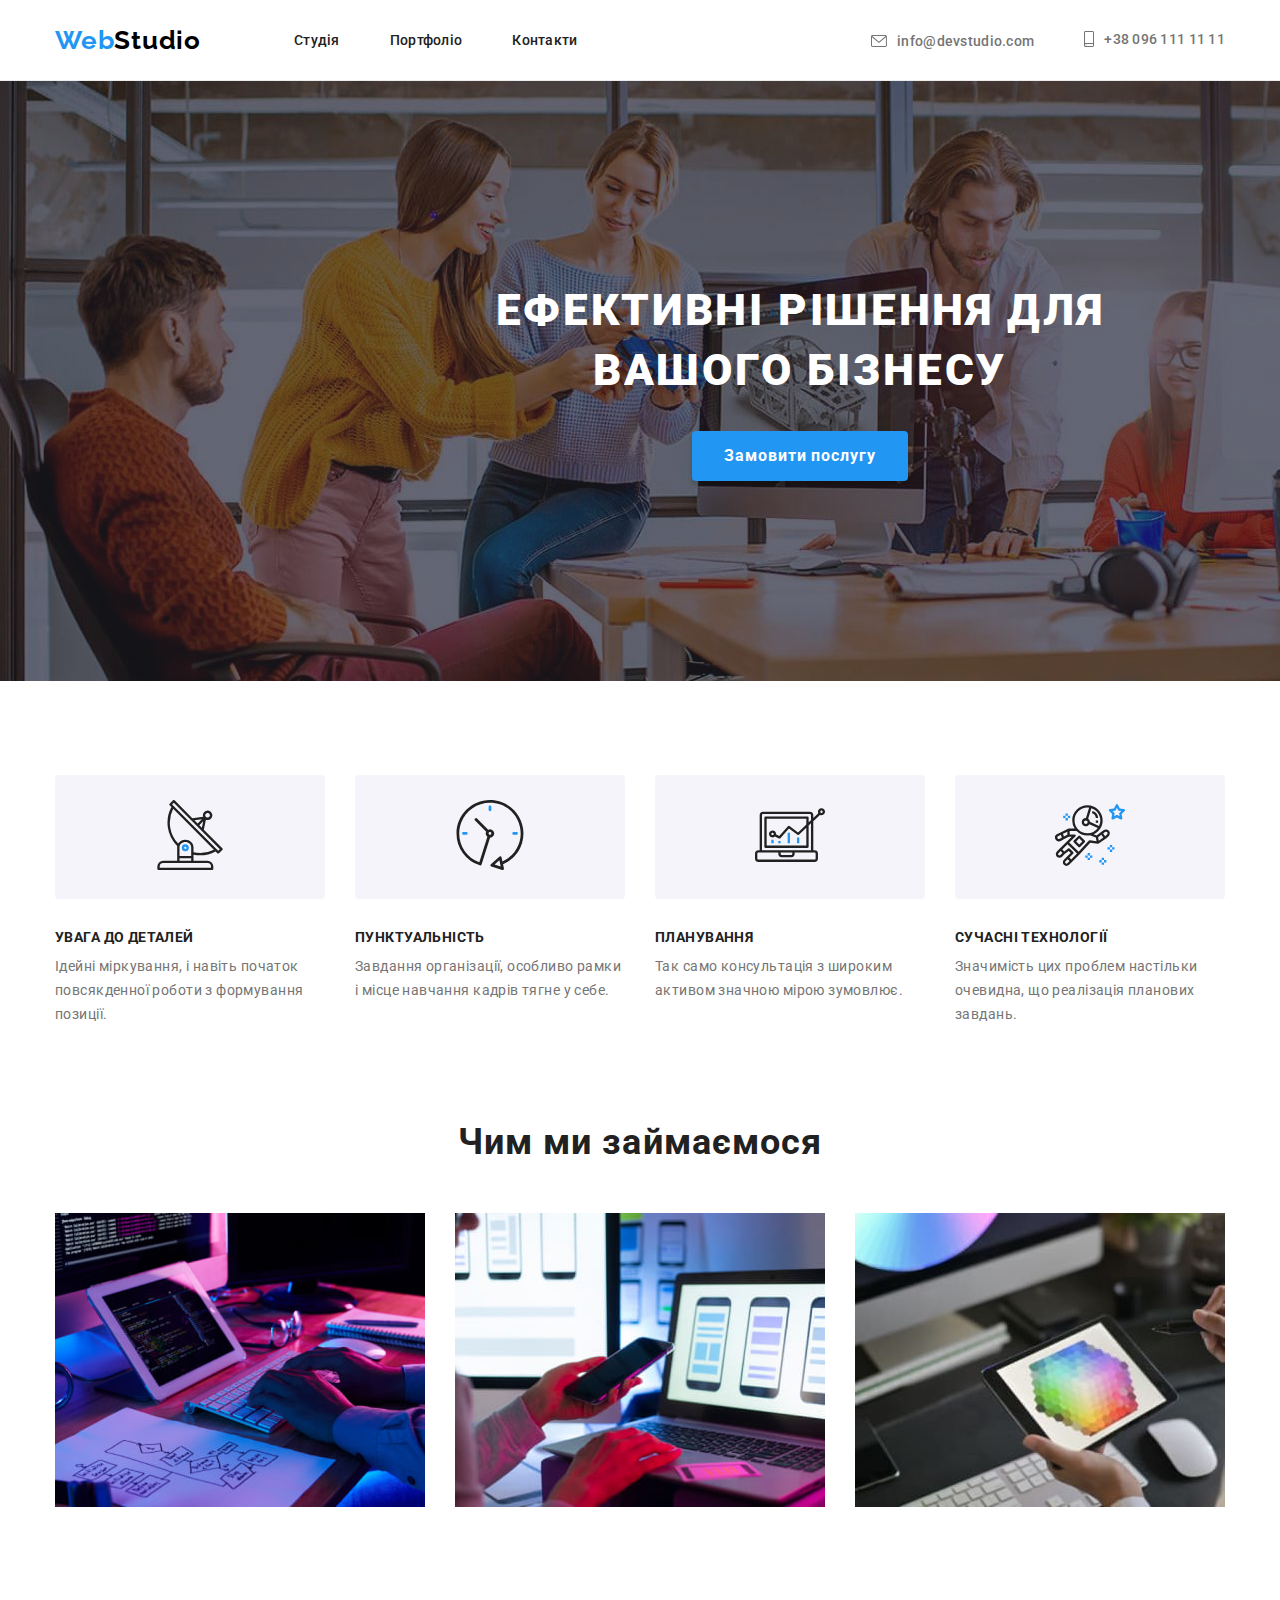
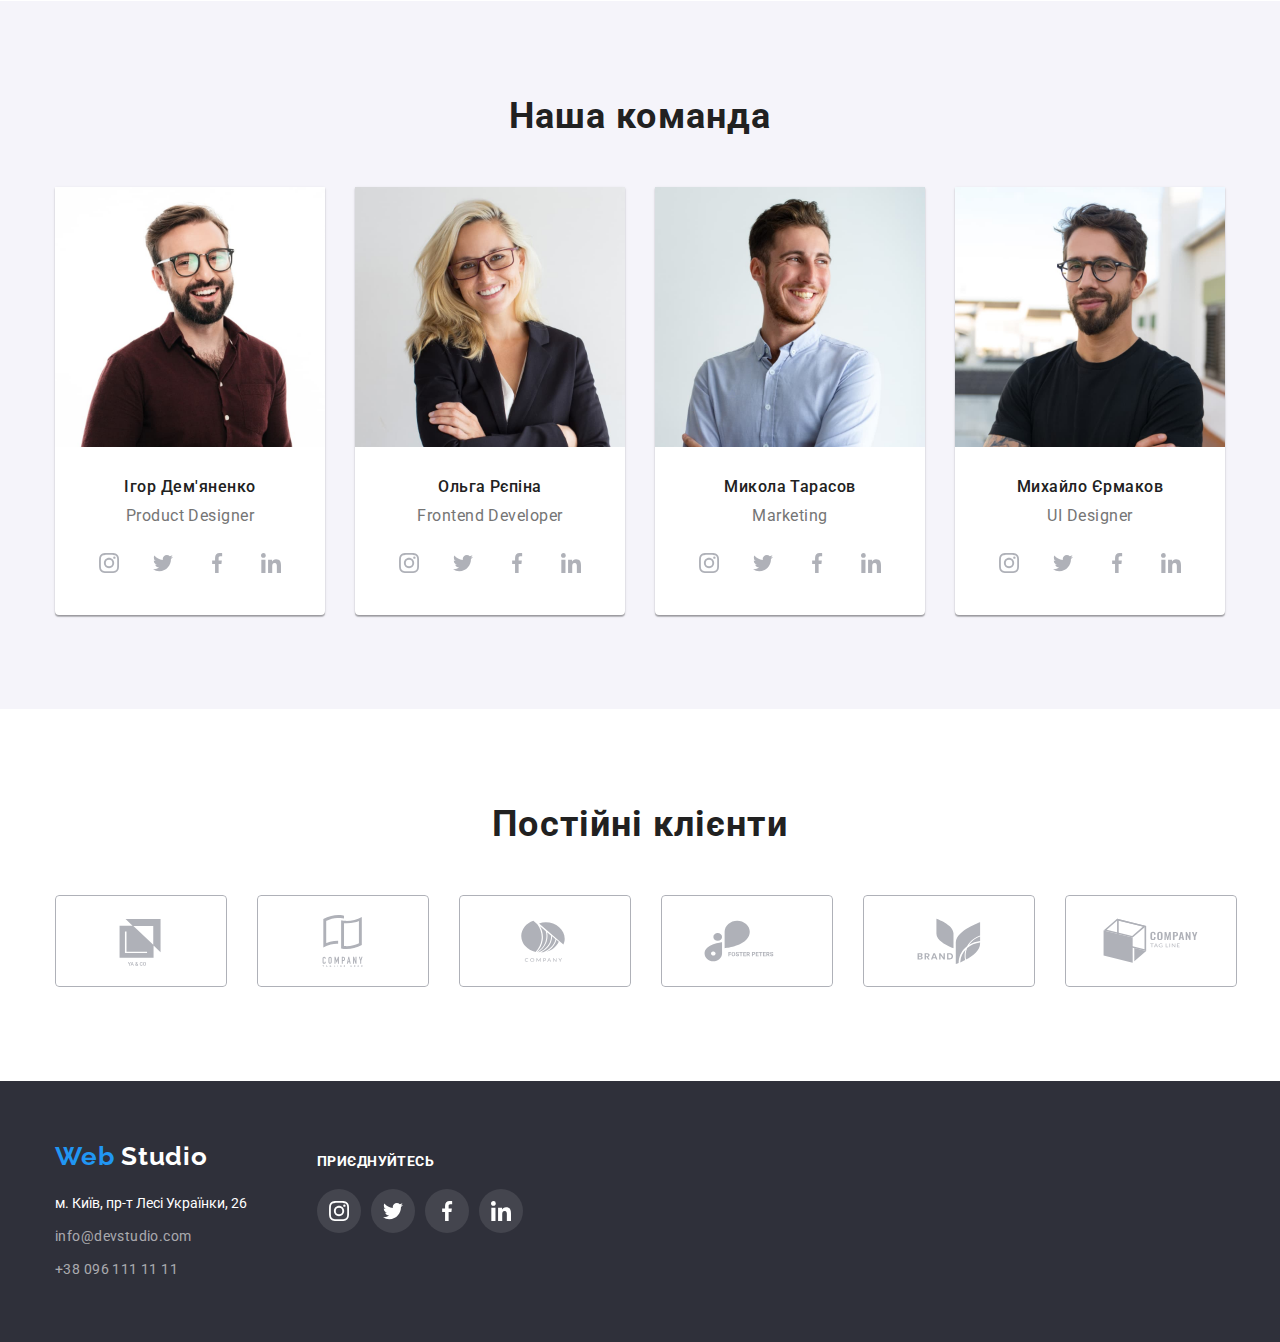
<file: index.html>
<!DOCTYPE html>
<html lang="uk">
<head>
    <meta charset="UTF-8">
    <meta http-equiv="X-UA-Compatible" content="IE=edge">
    <meta name="viewport" content="width=device-width, initial-scale=1.0">
    <link rel="preconnect" href="https://fonts.googleapis.com">
    <link rel="preconnect" href="https://fonts.gstatic.com" crossorigin>
    <link href="https://fonts.googleapis.com/css2?family=Raleway:wght@700&family=Roboto:wght@400;500;700;900&display=swap"
        rel="stylesheet">
    <link rel="stylesheet" href="./css/modern-normalize.css">
    <link rel="stylesheet" href="./css/styles.css">
    <title>Головна</title>
</head>
<body class="body">
    <header class="header">
      <div class="container container-heder">
        <nav class="container-beg">
            <a href="./index.html" title="Головна"><span class="logo-beg"> Web</span><span class="logo-end">Studio</span></a>
            <ul class="nav-menu">
                <li><a href="#" title="Студія" class="links">Студія</a></li>
                <li><a href="./portfolio.html" title="Портфоліо" class="links">Портфоліо</a></li>
                <li><a href="#" title="Контакти" class="links">Контакти</a></li>
            </ul>
        </nav>
        <ul class="mail-telefon">
            <li class="email"> <a href="mailto:info@devstudio.com" title="Надіслати листа" class="links-conact">
                <svg class="email-pic" width="16" height="12">
                    <use href="./images/icons.svg#icon-envelope"></use>
                </svg>info@devstudio.com</a></li>

            <li class="telefon"> <a href="tel:+380961111111" title="Зателефонувати" class="links-conact">
                <svg class="telefon-pic" width="10" height="16">
                    <use href="./images/icons.svg#icon-smartphone"></use>
                </svg>+38 096 111 11 11</a></li>
        </ul>
      </div>
    </header>
    <main>
        <section class="order">
            <div class="container">
        <h1 class="desigion">Ефективні рішення для <br> вашого бізнесу</h1>
            <div class="container-button">
        <button type="button" title="Замовити послугу" class="button-push">Замовити послугу </button>
            </div>
            </div>
        </section>
        <section class="section">
            <div class="container container-advantage">
              <h2 class="visually-hidden">Наші переваги</h2>
              <ul class="container-advantage-list">
                 <li class="advantage-list"> <div class="picture"> <svg width="70px" height="70px">
                    <use href="./images/icons.svg#icon-antenna-1"></use></svg></div>                   
                    <h3 class="advantage">УВАГА ДО ДЕТАЛЕЙ</h3> 
                    <p class="advantage-title"> Ідейні міркування, і навіть початок повсякденної роботи з формування позиції.</p></li>
                 <li class="advantage-list"> <div class="picture"> <svg width="70px" height="70px">
                    <use href="./images/icons.svg#icon-clock-1"></use></svg></div>                 
                    <h3 class="advantage">ПУНКТУАЛЬНІСТЬ</h3> 
                    <p class="advantage-title"> Завдання організації, особливо рамки і місце навчання кадрів тягне у себе.</p></li>
                 <li class="advantage-list"> <div class="picture"> <svg width="70px" height="70px">
                    <use href="./images/icons.svg#icon-diagram-1"></use></svg></div>                   
                    <h3 class="advantage">ПЛАНУВАННЯ</h3> 
                    <p class="advantage-title"> Так само консультація з широким активом значною мірою зумовлює.</p></li>
                 <li class="advantage-list"> <div class="picture"> <svg width="70px" height="70px">
                    <use href="./images/icons.svg#icon-astronaut-1"></use></svg></div>
                    <h3 class="advantage">СУЧАСНІ ТЕХНОЛОГІЇ</h3> 
                    <p class="advantage-title"> Значимість цих проблем настільки очевидна, що реалізація планових завдань.</p></li>
              </ul>
            </div>
        </section>
        <section class="work section">
            <div class="container">
            <h2 class="title">
                Чим ми займаємося
            </h2>
            <ul class="working">
               <li class="working-foto"><img src="./images/img.jpg" alt="Пишемо код" width="370" class="pic"></li>
               <li class="working-foto"><img src="./images/img6.jpg" alt="Адаптуємо під телефон" width="370" class="pic"></li>
               <li class="working-foto"><img src="./images/img2.jpg" alt="Граємо на планшеті в кубіки" width="370" class="pic"> </li>
            </ul>
            </div>
        </section>    
        <section class="team section">
            <div class="container container-team">
            <h2 class="title">
                Наша команда
            </h2>
            <ul class="team-list">
                <li class="team-list-item">
                    <img src="./images/img3.jpg" alt="Ігор Дем'яненко" width="270" class="pic foto">
                    <div class="team-info">
                    <h3 class="name">Ігор Дем'яненко</h3>
                    <p lang="en" class="prof">
                        Product Designer
                    </p>
                    <div class="social">
                        <ul class="social-list">
                            <li class="social-item"> <a class="social-link" href="#">
                                    <svg class="social-icon" width="20" height="20">
                                        <use href="./images/icons.svg#icon-instagram-2"></use>
                                    </svg></a></li>
                            <li class="social-item"> <a class="social-link" href="#">
                                    <svg class="social-icon" width="20" height="20">
                                        <use href="./images/icons.svg#icon-twitter-1"></use>
                                    </svg></a></li>
                            <li class="social-item"> <a class="social-link" href="#">
                                    <svg class="social-icon" width="20" height="20">
                                        <use href="./images/icons.svg#icon-facebook-1"></use>
                                    </svg></a></li>
                            <li class="social-item"> <a class="social-link" href="#">
                                    <svg class="social-icon" width="20" height="20">
                                        <use href="./images/icons.svg#icon-linkedin-1"></use>
                                    </svg></a></li>
                        </ul>
                    
                    </div>
                    </div>
                </li>
                <li class="team-list-item">
                    <img src="./images/img4.jpg" alt="Ольга Рєпіна" width="270" class="pic foto">
                    <div class="team-info">
                    <h3 class="name">
                        Ольга Рєпіна
                    </h3>
                    <p lang="en" class="prof">
                        Frontend Developer
                    </p>
                    <div class="social">
                        <ul class="social-list">
                            <li class="social-item"> <a class="social-link" href="#">
                                    <svg class="social-icon" width="20" height="20">
                                        <use href="./images/icons.svg#icon-instagram-2"></use>
                                    </svg></a></li>
                            <li class="social-item"> <a class="social-link" href="#">
                                    <svg class="social-icon" width="20" height="20">
                                        <use href="./images/icons.svg#icon-twitter-1"></use>
                                    </svg></a></li>
                            <li class="social-item"> <a class="social-link" href="#">
                                    <svg class="social-icon" width="20" height="20">
                                        <use href="./images/icons.svg#icon-facebook-1"></use>
                                    </svg></a></li>
                            <li class="social-item"> <a class="social-link" href="#">
                                    <svg class="social-icon" width="20" height="20">
                                        <use href="./images/icons.svg#icon-linkedin-1"></use>
                                    </svg></a></li>
                        </ul>
                    
                    </div>
                    </div>
                </li>
                <li class="team-list-item">
                    <img src="./images/img5.jpg" alt="Микола Тарасов" width="270" class="pic foto">
                    <div class="team-info">
                    <h3 class="name">Микола Тарасов</h3>
                    <p lang="en" class="prof">
                        Marketing
                    </p>
                    <div class="social">
                        <ul class="social-list">
                            <li class="social-item"> <a class="social-link" href="#">
                                    <svg class="social-icon" width="20" height="20">
                                        <use href="./images/icons.svg#icon-instagram-2"></use>
                                    </svg></a></li>
                            <li class="social-item"> <a class="social-link" href="#">
                                    <svg class="social-icon" width="20" height="20">
                                        <use href="./images/icons.svg#icon-twitter-1"></use>
                                    </svg></a></li>
                            <li class="social-item"> <a class="social-link" href="#">
                                    <svg class="social-icon" width="20" height="20">
                                        <use href="./images/icons.svg#icon-facebook-1"></use>
                                    </svg></a></li>
                            <li class="social-item"> <a class="social-link" href="#">
                                    <svg class="social-icon" width="20" height="20">
                                        <use href="./images/icons.svg#icon-linkedin-1"></use>
                                    </svg></a></li>
                        </ul>
                    
                    </div>
                    </div>
                </li>
                <li class="team-list-item">
                    <img src="./images/img1.jpg" alt="Михайло Єрмаков" width="270" class="pic foto">
                    <div class="team-info">
                    <h3 class="name">Михайло Єрмаков</h3>
                    <p lang="en" class="prof">
                        UI Designer
                    </p>
                    <div class="social">
                        <ul class="social-list">
                            <li class="social-item"> <a class="social-link" href="#">
                                    <svg class="social-icon" width="20" height="20">
                                        <use href="./images/icons.svg#icon-instagram-2"></use>
                                    </svg></a></li>
                            <li class="social-item"> <a class="social-link" href="#">
                                    <svg class="social-icon" width="20" height="20">
                                        <use href="./images/icons.svg#icon-twitter-1"></use>
                                    </svg></a></li>
                            <li class="social-item"> <a class="social-link" href="#">
                                    <svg class="social-icon" width="20" height="20">
                                        <use href="./images/icons.svg#icon-facebook-1"></use>
                                    </svg></a></li>
                            <li class="social-item"> <a class="social-link" href="#">
                                    <svg class="social-icon" width="20" height="20">
                                        <use href="./images/icons.svg#icon-linkedin-1"></use>
                                    </svg></a></li>
                        </ul>
                    
                    </div>
                    </div>
                </li>
            </ul>
            </div>
           
        </section>
        <section class="section">
            <div class="container">
                <h2 class="title">Постійні клієнти</h2>
                <ul class="clients-list">
                    <li class="client-item"> <a class="client-link" href="#"> <svg class="client-icon" width="170px" height="92px">
                        <use href="./images/icons.svg#icon-yaico"></use></svg></a></li>
                    <li class="client-item"> <a href="#" class="client-link"> <svg class="client-icon" width="170px" height="92px">
                        <use href="./images/icons.svg#icon-company"></use></svg></a></li>
                    <li class="client-item"> <a href="#" class="client-link"> <svg class="client-icon" width="170px" height="92px">
                        <use href="./images/icons.svg#icon-company2"></use></svg></a></li>
                    <li class="client-item"> <a href="#" class="client-link"> <svg class="client-icon" width="170px" height="92px">
                        <use href="./images/icons.svg#icon-foster-peters"></use></svg></a></li>
                    <li class="client-item"> <a href="#" class="client-link"> <svg class="client-icon" width="170px" height="92px">
                        <use href="./images/icons.svg#icon-brand"></use></svg></a></li>
                    <li class="client-item"> <a href="#" class="client-link"> <svg class="client-icon" width="170px" height="92px">
                        <use href="./images/icons.svg#icon-tag-line"></use></svg></a></li>
                </ul>

            </div>

        </section>
    </main>
    <footer class="footer">
        <div class="container container-footer">
            <div class="footer-logo">
            <a href="#" title="Головна" target="_blank" class="container-footer-links-logo"> 
                <span class="logo-beg"> 
                    Web
                </span>
                <span class="logo-end-down">
                    Studio
                </span>
            </a>
            <ul class="container-footer-links">
                <li class="footer-list"> <address class="address "> м. Київ, пр-т Лесі Українки, 26</address></li>
                <li class="footer-list"><a href="mailto:info@devstudio.com" title="Надіслати листа" class="footer-link">info@devstudio.com</a></li>
                <li class="footer-list"><a href="tel:+380961111111" title="Зателефонувати" class="footer-link">+38 096 111 11 11</a></li>
            </ul>
            </div>
            <div class="footer-social">
                <h3 class="join">приєднуйтесь</h3>
                <ul class="footer-social-list">
                    <li class="footer-social-item"> <a class="footer-social-link" href="#">
                            <svg class="footer-social-icon" width="20" height="20">
                                <use href="./images/icons.svg#icon-instagram-2"></use>
                            </svg></a></li>
                    <li class="footer-social-item"> <a class="footer-social-link" href="#">
                            <svg class="footer-social-icon" width="20" height="20">
                                <use href="./images/icons.svg#icon-twitter-1"></use>
                            </svg></a></li>
                    <li class="footer-social-item"> <a class="footer-social-link" href="#">
                            <svg class="footer-social-icon" width="20" height="20">
                                <use href="./images/icons.svg#icon-facebook-1"></use>
                            </svg></a></li>
                    <li class="footer-social-item"> <a class="footer-social-link" href="#">
                            <svg class="footer-social-icon" width="20" height="20">
                                <use href="./images/icons.svg#icon-linkedin-1"></use>
                            </svg></a></li>
                </ul>
            
            </div>
        </div>
    </footer>
</body>
</html>
</file>
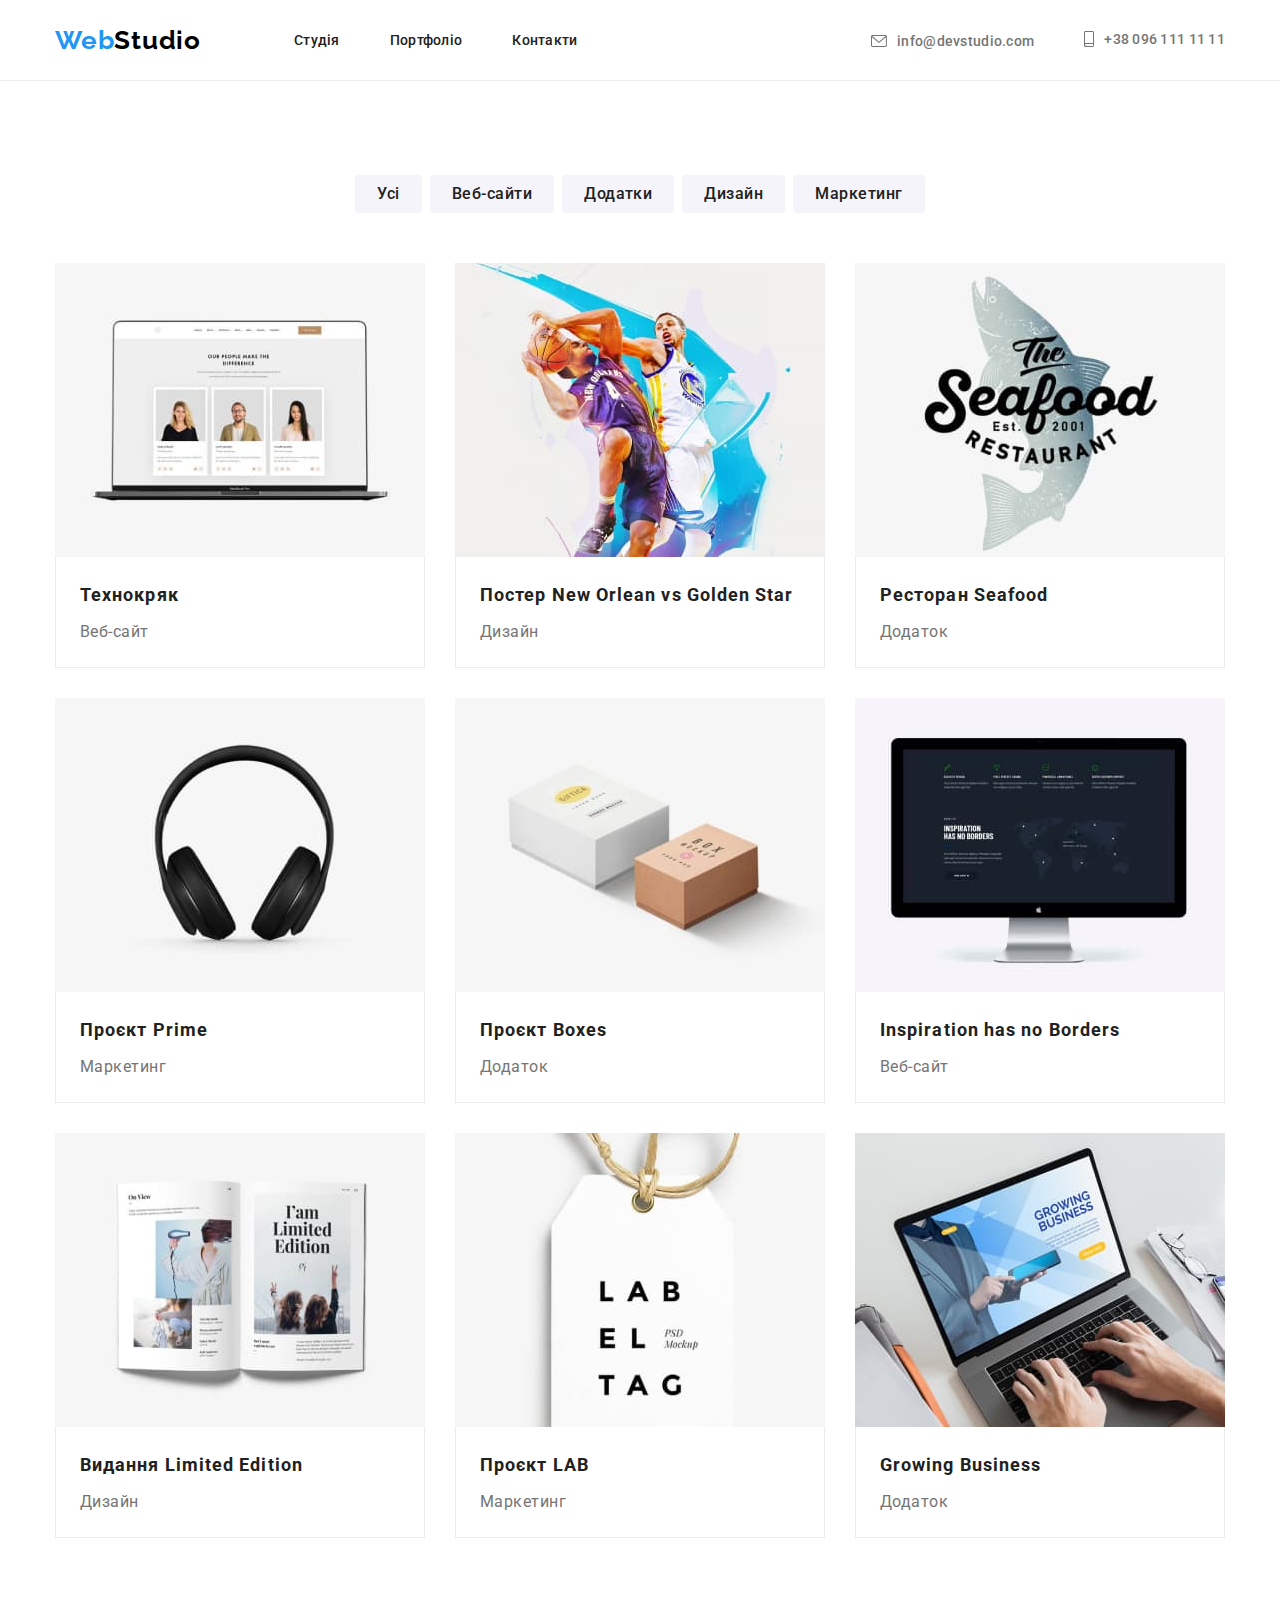
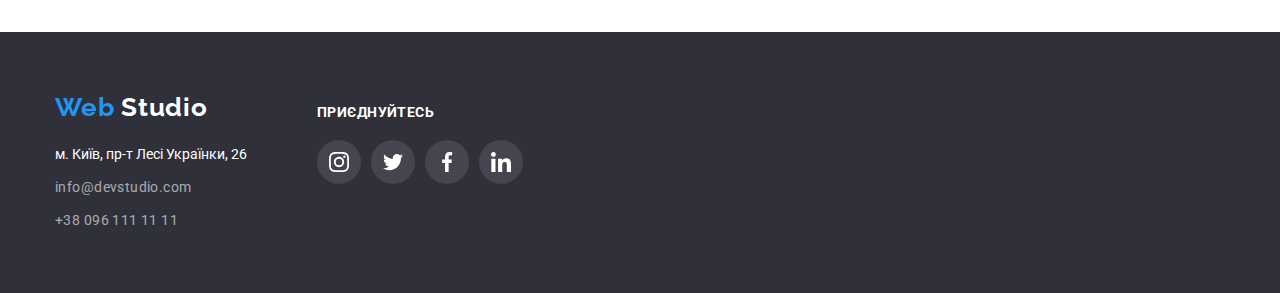
<file: portfolio.html>
<!DOCTYPE html>
<html lang="uk">
<head>
    <meta charset="UTF-8">
    <meta http-equiv="X-UA-Compatible" content="IE=edge">
    <meta name="viewport" content="width=device-width, initial-scale=1.0">
    <link rel="preconnect" href="https://fonts.googleapis.com">
    <link rel="preconnect" href="https://fonts.gstatic.com" crossorigin>
    <link href="https://fonts.googleapis.com/css2?family=Raleway:wght@700&family=Roboto:wght@400;500;700;900&display=swap"
        rel="stylesheet">
    <link rel="stylesheet" href="./css/modern-normalize.css">
    <link rel="stylesheet" href="./css/styles.css">
    <title>Портфоліо</title>
</head>
<body>
    <header class="header">
        <div class="container container-heder">
            <nav class="container-beg">
                <a href="./index.html" title="Головна"><span class="logo-beg"> Web</span><span
                        class="logo-end">Studio</span></a>
                <ul class="nav-menu">
                    <li><a href="./index.html" title="Студія" class="links">Студія</a></li>
                    <li><a href="./portfolio.html" title="Портфоліо" class="links">Портфоліо</a></li>
                    <li><a href="#" title="Контакти" class="links">Контакти</a></li>
                </ul>
            </nav>
            <ul class="mail-telefon">
                <li class="email"> <a href="mailto:info@devstudio.com" title="Надіслати листа" class="links-conact">
                        <svg class="email-pic" width="16" height="12">
                            <use href="./images/icons.svg#icon-envelope"></use>
                        </svg>info@devstudio.com</a></li>
    
                <li class="telefon"> <a href="tel:+380961111111" title="Зателефонувати" class="links-conact">
                        <svg class="telefon-pic" width="10" height="16">
                            <use href="./images/icons.svg#icon-smartphone"></use>
                        </svg>+38 096 111 11 11</a></li>
            </ul>
        </div>
    </header>
    <main>
        <section class="section">
            <div class="container container-filter">
            <h1 class="visually-hidden"> Портфоліо</h1>
            <ul class="container-buttons">
                <li class="filter-button"><button type="button" class="filter-tytle">Усі</button></li>
                <li class="filter-button"><button type="button" class="filter-tytle">Веб-сайти</button></li>
                <li class="filter-button"><button type="button" class="filter-tytle">Додатки</button></li>
                <li class="filter-button"><button type="button" class="filter-tytle">Дизайн</button></li>
                <li class="filter-button"><button type="button" class="filter-tytle">Маркетинг</button></li>
            </ul>
            <ul class="filter">
                <li class="filter-border"> <a class="filter-link" href="#"><img src="./images/tehnokrjak.jpg" alt="ноутбук з відкритим сайтом" width="370" class="pic"> <div class="portfolio-title"><h2 class="work-title">Технокряк</h2><p class="filter-work">Веб-сайт</p></div></a></li>
                <li class="filter-border"> <a class="filter-link" href="#"><img src="./images/poster_no.jpg" alt="постер з баскетболістами" width="370" class="pic"> <div class="portfolio-title"><h2 class="work-title">Постер New Orlean vs Golden Star</h2><p class="filter-work">Дизайн</p></div></a></li>
                <li class="filter-border"> <a class="filter-link" href="#"><img src="./images/rest_seafood.jpg" alt="емблема ресторану" width="370" class="pic"> <div class="portfolio-title"><h2 class="work-title">Ресторан Seafood</h2><p class="filter-work">Додаток</p></div></a></li>
                <li class="filter-border"> <a class="filter-link" href="#"><img src="./images/proj_prime.jpg" alt="навушники" width="370" class="pic"> <div class="portfolio-title"><h2 class="work-title">Проєкт Prime</h2><p class="filter-work">Маркетинг</p></div></a></li>
                <li class="filter-border"> <a class="filter-link" href="#"><img src="./images/proj_boxes.jpg" alt="коробки" width="370" class="pic"> <div class="portfolio-title"><h2 class="work-title">Проєкт Boxes</h2><p class="filter-work">Додаток</p></div></a></li>
                <li class="filter-border"> <a class="filter-link" href="#"><img src="./images/inspiration.jpg" alt="монітор з відкритим сайтом" width="370" class="pic"> <div class="portfolio-title"><h2 class="work-title">Inspiration has no Borders</h2><p class="filter-work">Веб-сайт</p></div></a></li>
                <li class="filter-border"> <a class="filter-link" href="#"><img src="./images/vud_limited_edition.jpg" alt="відкрита книга" width="370" class="pic"> <div class="portfolio-title"><h2 class="work-title">Видання Limited Edition</h2><p class="filter-work">Дизайн</p></div></a></li>
                <li class="filter-border"> <a class="filter-link" href="#"><img src="./images/proj_lab.jpg" alt="бірка з логотипом проєкту лаб" width="370" class="pic"> <div class="portfolio-title"><h2 class="work-title">Проєкт LAB</h2><p class="filter-work">Маркетинг</p></div></a></li>
                <li class="filter-border"> <a class="filter-link" href="#"><img src="./images/growing_busines.jpg" alt="відкритий ноутбук з додатком" width="370" class="pic"> <div class="portfolio-title"><h2 class="work-title">Growing Business</h2><p class="filter-work">Додаток</p></div></a></li>
            </ul>
            </div>
        </section>
    </main>
<footer class="footer">
    <div class="container container-footer">
        <div class="footer-logo">
            <a href="#" title="Головна" target="_blank" class="container-footer-links-logo">
                <span class="logo-beg">
                    Web
                </span>
                <span class="logo-end-down">
                    Studio
                </span>
            </a>
            <ul class="container-footer-links">
                <li class="footer-list">
                    <address class="address "> м. Київ, пр-т Лесі Українки, 26</address>
                </li>
                <li class="footer-list"><a href="mailto:info@devstudio.com" title="Надіслати листа"
                        class="footer-link">info@devstudio.com</a></li>
                <li class="footer-list"><a href="tel:+380961111111" title="Зателефонувати" class="footer-link">+38 096
                        111 11 11</a></li>
            </ul>
        </div>
        <div class="footer-social">
            <h3 class="join">приєднуйтесь</h3>
            <ul class="footer-social-list">
                <li class="footer-social-item"> <a class="footer-social-link" href="#">
                        <svg class="footer-social-icon" width="20" height="20">
                            <use href="./images/icons.svg#icon-instagram-2"></use>
                        </svg></a></li>
                <li class="footer-social-item"> <a class="footer-social-link" href="#">
                        <svg class="footer-social-icon" width="20" height="20">
                            <use href="./images/icons.svg#icon-twitter-1"></use>
                        </svg></a></li>
                <li class="footer-social-item"> <a class="footer-social-link" href="#">
                        <svg class="footer-social-icon" width="20" height="20">
                            <use href="./images/icons.svg#icon-facebook-1"></use>
                        </svg></a></li>
                <li class="footer-social-item"> <a class="footer-social-link" href="#">
                        <svg class="footer-social-icon" width="20" height="20">
                            <use href="./images/icons.svg#icon-linkedin-1"></use>
                        </svg></a></li>
            </ul>

        </div>
    </div>
</footer>
    </body>
    
    </html>
</file>
<file: css/styles.css>
h1,
h2,
h3,
h4,
h5,
h6,
p {
    margin: 0;
}

* {
    
    text-decoration: none;
    outline: var(--background-color2);
}

:root {
    --background-color1: #000;
    --background-color2: #fff;
    --description-text: #757575;
    --hedertext: #212121;
    --logo-beg: #2196F3;
    --logo-end: #000;
    --logo-end-down: #fff;
    --header: #212121;
    --links: #212121;
    --links-hover: #2196F3;
    --links-contact: #757575;
    --links-conact-hover-focus: #2196F3;
    --order-background-color: #2F303A;
    --desigion-color: #fff;
    --button-push-background: #2196F3;
    --button-push-active: #188CE8;
    --order-button-color: #fff;
    --advantage-color: #212121;
    --advantage-title-color: #757575;
    --work-color: #212121;
    --team-color-background: #F5F4FA;
    --team-list-background: #fff;
    --name: #212121;
    --prof-color: #757575;
    --footer-background: #2F303A;
    --address-color: #fff;
    --footer-link: rgba(255, 255, 255, 0.6);
    --filter-title-color: #212121;
    --filter-title-background: #F5F4FA;
    --filter-title-hover: #2196F3;
    --filter-color: #212121;
    --filter-work: #757575;
    --work-title: #212121;
    --border: #ECECEC;
    --icon-mail-tel: #757575;
    --icon: #AFB1B8;

}

body {
    font-family: 'Roboto';
    font-style: normal;
    color: var(--background-color1);
    background: var(--background-color2);
}
li {
    list-style: none;
    margin: 0;
    padding: 0;
}

ul {
    list-style: none;
    margin: 0;
    padding: 0;
} 

button {
    font-family: 'Roboto' ;
    cursor: pointer;
}

.container {
        width: 1200px;
        padding-left: 15px;
        padding-right: 15px;
        margin-left: auto;
        margin-right: auto;
        
}

.section {
    padding-top: 94px;
    padding-bottom: 94px;
}

.pic {
    display: block;
    min-width: 100%;
}

/* ------- Header --------- */

.header { 
        font-weight: 500;
        font-size: 14px;
        line-height: 1.1428;
        letter-spacing: 0.02em;
        border-bottom: 1px solid var(--border);
        
}

.container-heder {
    display: flex;
    justify-content: space-between;
    align-items: center;
    margin-bottom: 0;    
}

.logo-beg {
            font-family: 'Raleway';
            font-style: normal;
            font-weight: 700;
            font-size: 26px;
            line-height: 1.1923;
            letter-spacing: 0.03em;
            color: var(--logo-beg);
}

.logo-end {
            font-family: 'Raleway';
            font-style: normal;
            font-weight: 700;
            font-size: 26px;
            line-height: 1.1923;
            letter-spacing: 0.03em;
            color: var(--logo-end);
}

.logo-end-down {
    font-family: 'Raleway';
    font-style: normal;
    font-weight: 700;
    font-size: 26px;
    line-height: 1.1923;
    letter-spacing: 0.03em;
    color: var(--logo-end-down);
}

.links {
    display: block;
    color: var(--links);
    padding-top: 32px;
    padding-bottom: 32px;
}

.links-conact:hover,
.links-conact:focus {
    color: var(--links-conact-hover-focus);
}
 /*
.links-conact:focus {
    color: var(--links-conact-hover-focus);
} */
.links-conact:hover .email-pic,
.links-conact:focus .email-pic,
.links-conact:hover .telefon-pic,
.links-conact:focus .telefon-pic {
    fill: var(--links-conact-hover-focus);
}


.email:hover .email-pic {
    fill: var(--links-conact-hover-focus);
}
.email:focus .email-pic {
    fill: var(--links-conact-hover-focus);
}
.telefon:hover .telefon-pic {
    fill: var(--links-conact-hover-focus);
}
.telefon:focus .telefon-pic {
    fill: var(--links-conact-hover-focus);
}

.links-conact {
    list-style: none;
    text-decoration: none;
    color: var(--links-contact);
    display: flex;
    align-items: center;
    gap: 10px;
}

.links:hover {
    color: var(--links-hover);
}

.links:focus {
    color: var(--links-hover);
}

.nav-menu {
    cursor: pointer;
    display: flex;
    gap: 50px;
    margin-left: 93px;
}

.container-beg {
    display: flex;
    justify-content: flex-start;
    align-items: center;
}

.mail-telefon {
    display: flex;
    justify-content: end;
    align-items: baseline;
    gap: 50px;
    margin: 0 0 0 auto;
}

.email {
    fill: var(--icon-mail-tel);
}

.telefon {
    fill: var(--icon-mail-tel);
}

/*-------------- HEro ----------- */
.order {
        min-width: 1600px;
        max-width: 1600px;
        background: var(--order-background-color);
        padding-top: 200px;
        padding-bottom: 200px;
        margin: 0 auto;
        background-image: linear-gradient(
            rgba(47, 48, 58, 0.4),
            rgba(47, 48, 58, 0.4)
            ),
            url(../images/fon-main.jpg);
            background-repeat: no-repeat;
            background-position: center;
            background-size: cover;
}

.desigion {
        display: flex;
        flex-direction: column;
        justify-content: center;
        font-weight: 900;
        font-size: 44px;
        line-height: 1.3636;
        text-align: center;
        letter-spacing: 0.06em;
        text-transform: uppercase;
        color: var(--desigion-color);
        margin-bottom: 30px;
}

.container-button {
    display: flex;
    justify-content: center;
}

.button-push {
        font-weight: 700;
        font-size: 16px;
        line-height: 1.875;
        width: 216px;
        height: 50px;
        left: 692px;
        top: 430px;
        letter-spacing: 0.06em; 
        background: var(--button-push-background);
        box-shadow: 0px 4px 4px rgba(0, 0, 0, 0.15);
        border-radius: 4px;
        color: var(--order-button-color);
        border: 0;
}

.button-push:hover {
    background-color: var(--button-push-active);
}

.button-push:focus {
    background-color: var(--button-push-active);
}

.button-push:active {
    background-color: var(--button-push-active);
}

.order-button {
    font-weight: 700;
        font-size: 16px;
        line-height: 1.875;
        display: flex;
        align-items: center;
        text-align: center;
        letter-spacing: 0.06em;
        color: var(--order-button-color);
}
/*------------------ we are the best ! !! ---------- */
.visually-hidden {
        position: absolute;
        width: 1px;
        height: 1px;
        margin: -1px;
        padding: 0;
        overflow: hidden;
        border: 0;
        clip: rect(0 0 0 0);
}

.picture {
    background: #F5F4FA;
    border-radius: 4px;
    margin-bottom: 30px;
    /* gap: 30px; */
    padding-top: 25px;
    padding-bottom: 25px;
    text-align: center;
}

.advantage {
        font-weight: 700;
        font-size: 14px;
        line-height: 1.1428;
        letter-spacing: 0.03em;
        text-transform: uppercase;
        color: var(--advantage-color);
        margin-bottom: 10px;
}

.container-advantage-list {
    display: flex;
    justify-content: space-between;
    gap: 30px;
}

.advantage-list {
    flex-basis: calc((100% - 90px) / 4);
}

.advantage-title {
        font-weight: 400;
        font-size: 14px;
        line-height: 1.7142;
        letter-spacing: 0.03em;
        color: var(--advantage-title-color);
}

/* ----------------- work ------------ */

.container-work {
    display: flex;
    flex-direction: column;
    justify-content: center;
}

.section.work {
    padding-top: 0;
}

.title {
        justify-content: center;
        font-weight: 700;
        font-size: 36px;
        line-height: 1.1666;
        text-align: center;
        letter-spacing: 0.03em;
        color: var(--work-color);
        margin-top: 0;
        margin-bottom: 50px;
}

.container.work {
    display: flex;
    justify-content: center;
    align-items: center;
}

.working {
    display: flex;
    justify-content: center;
    gap: 30px;
}

.working-foto {
    flex-basis: calc((100% - 60px) / 3);
}

/* ----------------- our team ------------*/

.team {
        background: var(--team-color-background);
}

.team-list {
    display: flex;
    gap: 30px;
    justify-content: center;
}

.team-list-item {
    background: var(--team-list-background);
    flex-basis: calc((100% - 90px) / 4);
    box-shadow: 0px 1px 3px rgba(0, 0, 0, 0.12), 0px 1px 1px rgba(0, 0, 0, 0.14), 0px 2px 1px rgba(0, 0, 0, 0.2);
    border-radius: 0px 0px 4px 4px;
}

.team-info {
    padding-top: 30px;
    padding-bottom: 30px;
}

.name {
    font-weight: 500;
    font-size: 16px;
    line-height: 1.1875;
    text-align: center;
    letter-spacing: 0.03em;
    color: var(--name);
    margin-bottom: 10px;
}

.prof {
    font-weight: 400;
    font-size: 16px;
    line-height: 1.1875;
    text-align: center;
    letter-spacing: 0.03em;
    color: var(--prof-color);
    margin-bottom: 16px;
}

.social-list {
    display: flex;
    justify-content: center;
    gap: 10px;
}

.social-item {
    width: 44px;
    height: 44px;
    gap: 10px;
}

.social-link {
    width: 100%;
    height: 100%;
    border-radius: 50%;
    background-color: var(--team-list-background);
    display: flex;
    justify-content: center;
    align-items: center;
}

.social-link:hover {
background-color: var(--button-push-active);
}

.social-link:focus {
    background-color: var(--button-push-active);
}

.social-link:hover .social-icon {
    fill: var(--team-list-background);
}

.social-link:focus .social-icon {
    fill: var(--team-list-background);
}

.social-icon {
    fill: #AFB1B8;
}

/* ------------- CLIENTS ---------- */

.client {
    font-weight: 700;
    font-size: 36px;
    line-height: 1.1666;
    text-align: center;
    letter-spacing: 0.03em;
    padding-top: 94px;
    margin-bottom: 50px;
}

.client-icon {
    padding-top: 16px;
    padding-bottom: 16px;
    
}

.clients-list {
    display: flex;
    align-items: center;
    gap: 30px;
}
.clients-list .client-item {
    flex-basis: calc((100% - 150px) / 6);
}

.client-link {
    display: block;
    height: 92px;
    outline: 1px solid var(--background-color2); 
    border: 1px solid var(--icon);
    border-radius: 4px;
}

.client-link:hover,
.client-link:focus {
    border: 1px solid var(--links-conact-hover-focus);
    border-radius: 4px;
    cursor: pointer;
}

.client-icon {
    fill: var(--icon);
}

.client-link:hover .client-icon,
.client-link:focus .client-icon {
    fill: var(--links-conact-hover-focus);
}


/*

Розібратись і зрозуміти !!!!


.clients-list {
    display: flex;
    align-items: center;
    gap: 30px;
    margin-bottom: 94px;
    outline: 1px solid var(--background-color2);
}

.client-item {
    box-sizing: border-box;
    border: 1px solid var(--icon);
    color: var(--icon);
    border-radius: 4px;
    
}
.client-icon {
    padding-top: 16px;
    padding-bottom: 16px;
    fill: var(--icon);
}
.client-item:hover {
    border: 1px solid var(--links-conact-hover-focus);
} 

.client-link:hover .client-icon {
    fill: var(--links-conact-hover-focus);
}
 
.client-link {
    outline: var(--links-conact-hover-focus);
}
.client-link:focus {
    border: 1px solid red;
    color: var(--links-conact-hover-focus);
}
.client-link:focus .client-icon {
   
    fill: var(--links-conact-hover-focus);
} */


/*------------------ Footer -----------*/

.footer {
    display: flex;
    flex-direction: column;
    background: var(--footer-background);
}

.footer-logo {
    padding-top: 60px;
    padding-bottom: 60px;
}

.container-footer-links-logo {
    display: inline-block;
    justify-content: flex-start;
    margin-bottom: 20px;
} 

.footer-address-link {
    display: flex;
}

.container-footer-links {
    display: flex;
    flex-direction: column;
}

.address {
        font-weight: 400;
        font-size: 14px;
        line-height: 1.7142;
        color: var(--address-color);
        font-style: normal;
}

.footer-link {    
    font-weight: 400;
    font-size: 14px;
    line-height: 1.7142;
    letter-spacing: 0.03em;
    color: var(--footer-link);
}

.footer-link:hover {
    color: var(--links-hover);
}
.footer-link:focus {
    color: var(--links-hover)
}

.footer-list:not(:last-child) {
    margin-bottom: 9px;
}

.container-buttons {
    display: flex;
    justify-content: center;
    gap: 8px;
    margin-bottom: 50px;
}

.container-footer {
    display: flex;
    align-items: flex-start;
}

.footer-social-list {
    display: flex;
    gap: 10px;
}
.footer-social {
    margin-left: 70px;
    padding-top: 72px;
}

.join {
        margin-bottom: 20px;
        font-weight: 700;
        font-size: 14px;
        line-height: 1.1428;
        letter-spacing: 0.03em;
        text-transform: uppercase;
        color: var(--address-color);
}

.footer-social-link {
        width: 100%;
        height: 100%;
        border-radius: 50%;
        background-color: rgba(255, 255, 255, 0.1);;
        display: flex;
        justify-content: center;
        align-items: center;
}
.footer-social-item {
    width: 44px;
    height: 44px;
}
.footer-social-icon {
    fill: #fff;

}
.footer-social-link:hover,
.footer-social-link:focus {
    background-color: var(--links-conact-hover-focus);
}

/* ---------------- Portfolio / buttons --------- */

.filter-tytle {
            font-weight: 500;
            font-size: 16px;
            line-height: 1.625;
            text-align: center;
            letter-spacing: 0.03em;
            color: var(--filter-title-color);
            background-color: var(--filter-title-background);
            border-radius: 4px;
            padding: 6px 22px;
            border: 0;
            /* cursor: pointer;
                display: flex;
                gap: 50px;
                margin-left: 93px;
            */    
}

.filter-tytle:hover {        
        color: var(--filter-title-background);
        background-color: var(--filter-title-hover);
        box-shadow: 0px 3px 1px rgba(0, 0, 0, 0.1), 0px 1px 2px rgba(0, 0, 0, 0.08), 0px 2px 2px rgba(0, 0, 0, 0.12);
        border-radius: 4px;
    }

.filter-tytle:focus {
        color: var(--filter-title-background);
        background-color: var(--filter-title-hover);
        box-shadow: 0px 3px 1px rgba(0, 0, 0, 0.1), 0px 1px 2px rgba(0, 0, 0, 0.08), 0px 2px 2px rgba(0, 0, 0, 0.12);
        border-radius: 4px;
}

/* ------------- filter cards --------- */

.filter {
        display: flex;
        flex-wrap: wrap;
        justify-content: center;
        gap: 30px;
        font-weight: 700;
        font-size: 18px;
        line-height: 2;
        letter-spacing: 0.06em;
        color: var(--filter-color);
}

.filter-border {
        background: #FFFFFF;
        flex-basis: calc((100% - 60px) / 3);
}
.filter-link {
    display: block;
}

.filter-link:hover,
.filter-link:focus {
    box-shadow: 0px 1px 1px rgba(0, 0, 0, 0.12), 0px 4px 4px rgba(0, 0, 0, 0.06), 1px 4px 6px rgba(0, 0, 0, 0.16);
}

.filter-border:hover {
    box-shadow: 0px 1px 1px rgba(0, 0, 0, 0.12), 0px 4px 4px rgba(0, 0, 0, 0.06), 1px 4px 6px rgba(0, 0, 0, 0.16);
}

.filter-work {
        font-weight: 400;
        font-size: 16px;
        line-height: 1.875;
        letter-spacing: 0.03em;
        color: var(--filter-work);
}

.work-title {
        font-weight: 700;
        font-size: 18px;
        line-height: 2;
        letter-spacing: 0.06em;
        color: var(--work-title);
        margin-bottom: 4px;
}

.portfolio-title {
    padding: 20px 24px 20px 24px;
    border-right: 1px solid var(--border);
    border-bottom: 1px solid var(--border);
    border-left: 1px solid var(--border);
}
</file>
